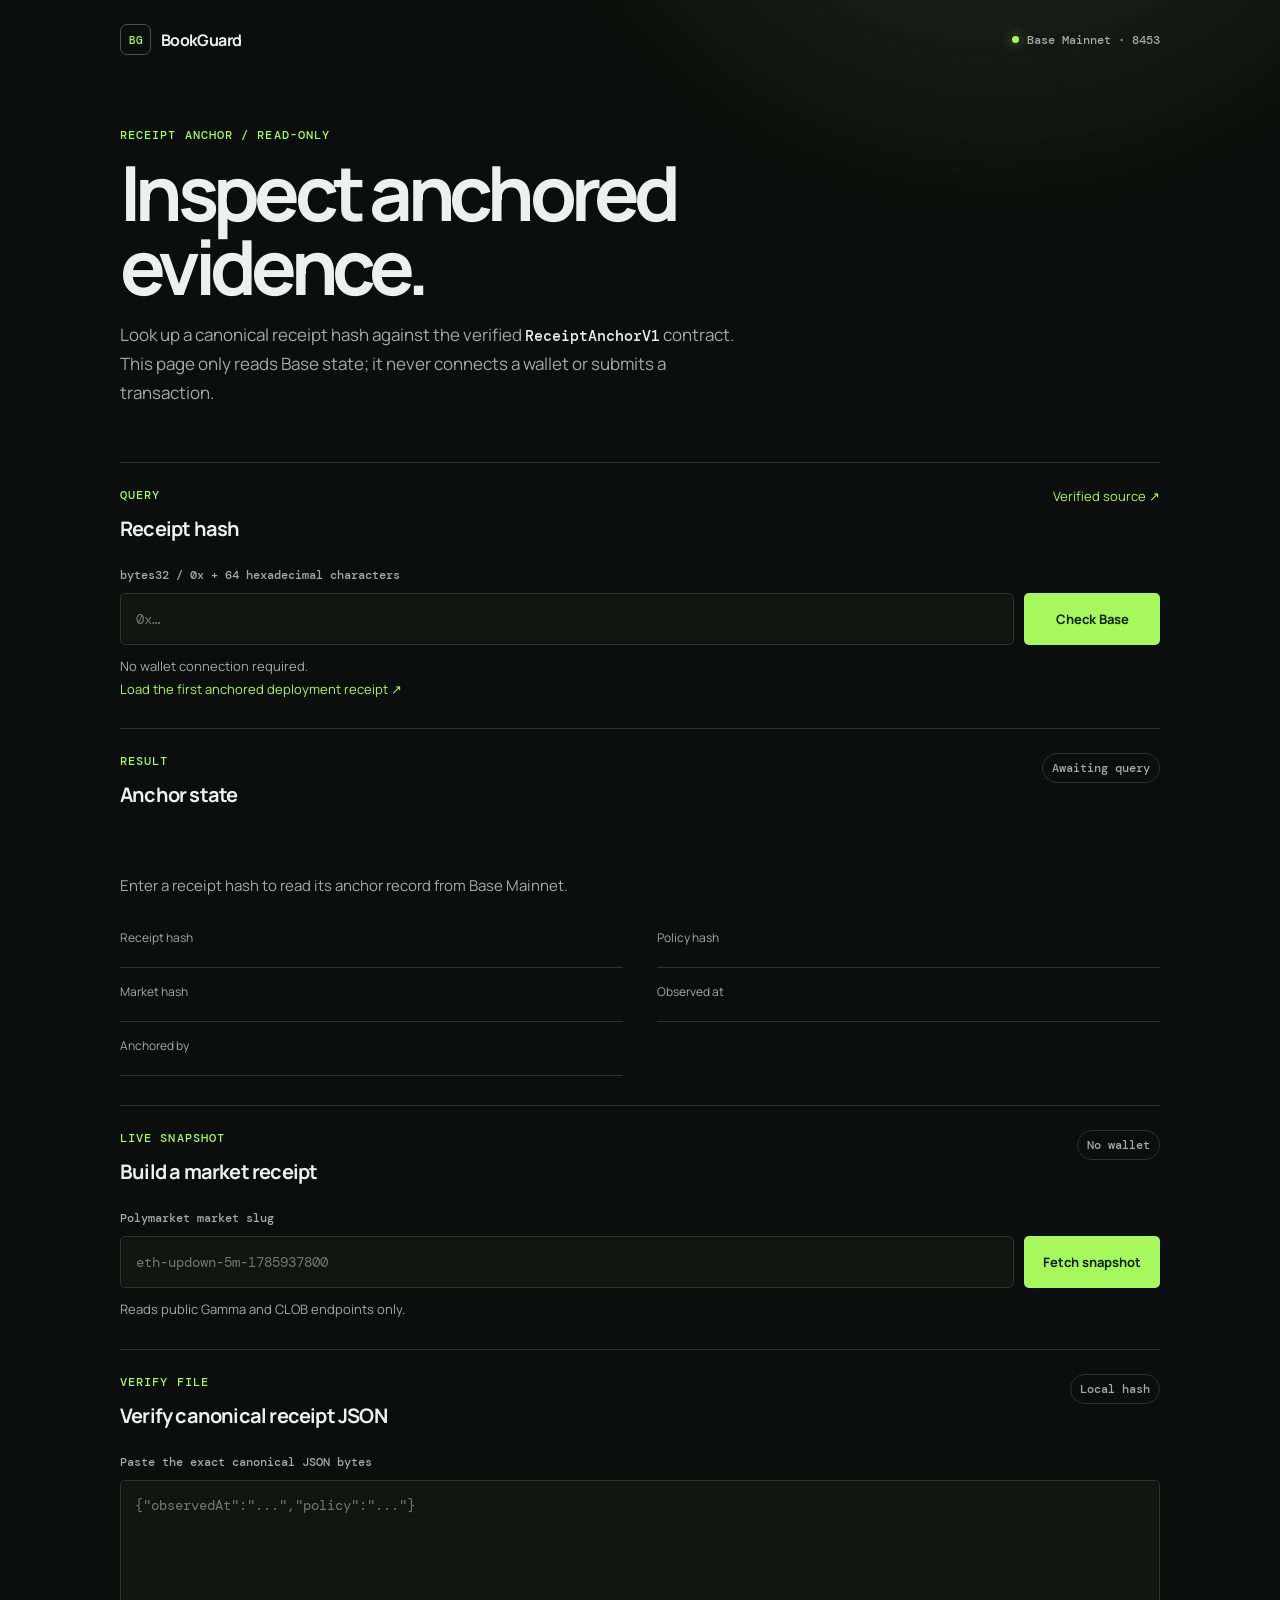
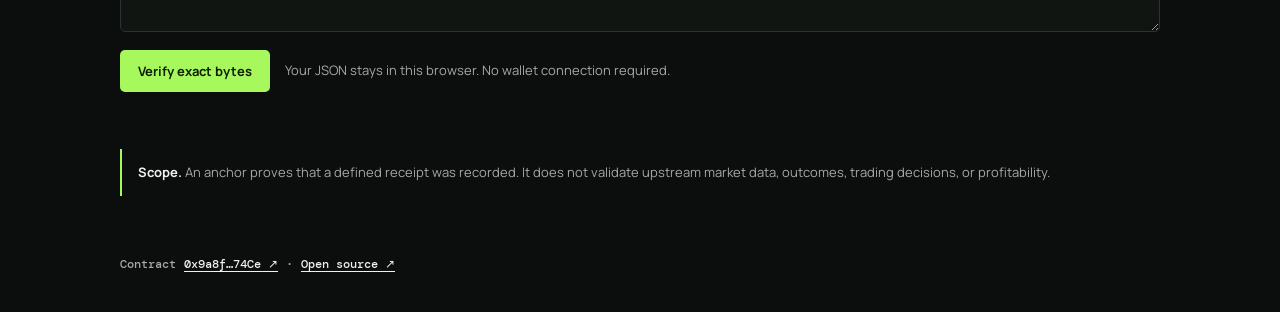
<file: index.html>
<!doctype html>
<html lang="en">
  <head>
    <meta charset="UTF-8" />
    <meta name="viewport" content="width=device-width, initial-scale=1.0" />
    <meta
      name="description"
      content="Read-only Base Mainnet lookup for BookGuard ReceiptAnchorV1 evidence."
    />
    <title>BookGuard — Receipt Anchor Lookup</title>
    <link rel="stylesheet" href="./styles.css" />
  </head>
  <body>
    <main class="shell">
      <header class="topbar">
        <a class="brand" href="https://github.com/Scarpo-gh/bookguard" target="_blank" rel="noreferrer">
          <span class="brand-mark" aria-hidden="true">BG</span>
          <span>BookGuard</span>
        </a>
        <div class="network-status"><span class="status-dot" aria-hidden="true"></span>Base Mainnet · 8453</div>
      </header>

      <section class="intro" aria-labelledby="page-title">
        <p class="eyebrow">RECEIPT ANCHOR / READ-ONLY</p>
        <h1 id="page-title">Inspect anchored evidence.</h1>
        <p class="lede">
          Look up a canonical receipt hash against the verified <code>ReceiptAnchorV1</code> contract.
          This page only reads Base state; it never connects a wallet or submits a transaction.
        </p>
      </section>

      <section class="lookup-panel" aria-labelledby="lookup-title">
        <div class="panel-heading">
          <div>
            <p class="eyebrow">QUERY</p>
            <h2 id="lookup-title">Receipt hash</h2>
          </div>
          <a class="text-link" href="https://basescan.org/address/0x9a8fCf271F97075486673eA3eD48c4fda33374Ce#code" target="_blank" rel="noreferrer">Verified source ↗</a>
        </div>

        <form id="lookup-form" novalidate>
          <label for="receipt-hash">bytes32 / 0x + 64 hexadecimal characters</label>
          <div class="query-row">
            <input id="receipt-hash" name="receiptHash" autocomplete="off" spellcheck="false" placeholder="0x…" aria-describedby="lookup-message" />
            <button type="submit">Check Base</button>
          </div>
          <p id="lookup-message" class="message" aria-live="polite">No wallet connection required.</p>
          <a class="text-link" href="?receipt=0x8ab8c16734dc7178a280f3ed48fdf6609af644fdb88c50d49bed0348cbc2077c">Load the first anchored deployment receipt ↗</a>
        </form>
      </section>

      <section class="result-panel" aria-labelledby="result-title">
        <div class="panel-heading">
          <div>
            <p class="eyebrow">RESULT</p>
            <h2 id="result-title">Anchor state</h2>
          </div>
          <span id="result-badge" class="badge neutral">Awaiting query</span>
        </div>

        <div id="empty-result" class="empty-state">
          Enter a receipt hash to read its anchor record from Base Mainnet.
        </div>

        <dl id="anchor-result" class="anchor-data" hidden>
          <div><dt>Receipt hash</dt><dd id="result-receipt"></dd></div>
          <div><dt>Policy hash</dt><dd id="result-policy"></dd></div>
          <div><dt>Market hash</dt><dd id="result-market"></dd></div>
          <div><dt>Observed at</dt><dd id="result-observed"></dd></div>
          <div><dt>Anchored by</dt><dd id="result-anchorer"></dd></div>
        </dl>

        <article id="registered-evidence" class="registered-evidence" hidden>
          <p class="eyebrow">REGISTERED EVIDENCE</p>
          <h3 id="evidence-question"></h3>
          <p id="evidence-kind" class="message"></p>
          <dl class="anchor-data compact-data">
            <div><dt>Observed at</dt><dd id="evidence-observed"></dd></div>
            <div><dt>Condition ID</dt><dd id="evidence-condition"></dd></div>
          </dl>
          <p id="evidence-policy" class="evidence-policy"></p>
          <div class="evidence-links">
            <a id="evidence-source" class="text-link" target="_blank" rel="noreferrer">Canonical JSON ↗</a>
            <a id="evidence-transaction" class="text-link" target="_blank" rel="noreferrer">BaseScan transaction ↗</a>
          </div>
        </article>
      </section>

      <section class="lookup-panel" aria-labelledby="market-preview-title">
        <div class="panel-heading">
          <div>
            <p class="eyebrow">LIVE SNAPSHOT</p>
            <h2 id="market-preview-title">Build a market receipt</h2>
          </div>
          <span class="badge neutral">No wallet</span>
        </div>
        <form id="market-preview-form" novalidate>
          <label for="market-slug">Polymarket market slug</label>
          <div class="query-row">
            <input id="market-slug" name="marketSlug" autocomplete="off" spellcheck="false" placeholder="eth-updown-5m-1785937800" aria-describedby="market-preview-message" />
            <button type="submit">Fetch snapshot</button>
          </div>
          <p id="market-preview-message" class="message" aria-live="polite">Reads public Gamma and CLOB endpoints only.</p>
        </form>
        <div id="market-preview-result" class="market-preview" hidden>
          <p id="market-question" class="market-question"></p>
          <p id="market-observed" class="message"></p>
          <dl id="market-books" class="anchor-data"></dl>
          <div class="receipt-hash">
            <span>Keccak-256 receipt hash</span>
            <code id="market-receipt-hash"></code>
          </div>
          <div class="preflight-actions">
            <button id="anchor-preflight" type="button" disabled>Run Base preflight</button>
            <p id="anchor-preflight-message" class="message">Checks duplicate state, simulation, and gas without a wallet.</p>
          </div>
          <dl id="anchor-preflight-result" class="anchor-data" hidden>
            <div><dt>Policy hash</dt><dd id="preflight-policy"></dd></div>
            <div><dt>Market hash</dt><dd id="preflight-market"></dd></div>
            <div><dt>Base status</dt><dd id="preflight-status"></dd></div>
            <div><dt>Estimated gas</dt><dd id="preflight-gas"></dd></div>
          </dl>
          <details>
            <summary>Canonical receipt JSON</summary>
            <pre id="market-canonical"></pre>
          </details>
        </div>
      </section>

      <section class="lookup-panel" aria-labelledby="receipt-verifier-title">
        <div class="panel-heading">
          <div>
            <p class="eyebrow">VERIFY FILE</p>
            <h2 id="receipt-verifier-title">Verify canonical receipt JSON</h2>
          </div>
          <span class="badge neutral">Local hash</span>
        </div>
        <form id="receipt-verifier-form" novalidate>
          <label for="receipt-json">Paste the exact canonical JSON bytes</label>
          <textarea id="receipt-json" name="receiptJson" spellcheck="false" placeholder='{"observedAt":"...","policy":"..."}' aria-describedby="receipt-verifier-message"></textarea>
          <div class="preflight-actions">
            <button type="submit">Verify exact bytes</button>
            <p id="receipt-verifier-message" class="message" aria-live="polite">Your JSON stays in this browser. No wallet connection required.</p>
          </div>
        </form>
        <div id="receipt-verifier-result" class="market-preview" hidden>
          <dl class="anchor-data">
            <div><dt>Exact input hash</dt><dd id="verified-receipt-hash"></dd></div>
            <div><dt>Canonical format</dt><dd id="verified-canonical-status"></dd></div>
          </dl>
          <details id="expected-canonical" hidden>
            <summary>Expected canonical JSON</summary>
            <pre id="expected-canonical-json"></pre>
          </details>
        </div>
      </section>

      <aside class="boundary-note">
        <strong>Scope.</strong> An anchor proves that a defined receipt was recorded. It does not validate upstream market data, outcomes, trading decisions, or profitability.
      </aside>

      <footer>
        <span>Contract</span>
        <a href="https://basescan.org/address/0x9a8fCf271F97075486673eA3eD48c4fda33374Ce" target="_blank" rel="noreferrer">0x9a8f…74Ce ↗</a>
        <span>·</span>
        <a href="https://github.com/Scarpo-gh/bookguard" target="_blank" rel="noreferrer">Open source ↗</a>
      </footer>
    </main>
    <script type="module" src="./app.mjs"></script>
  </body>
</html>
</file>
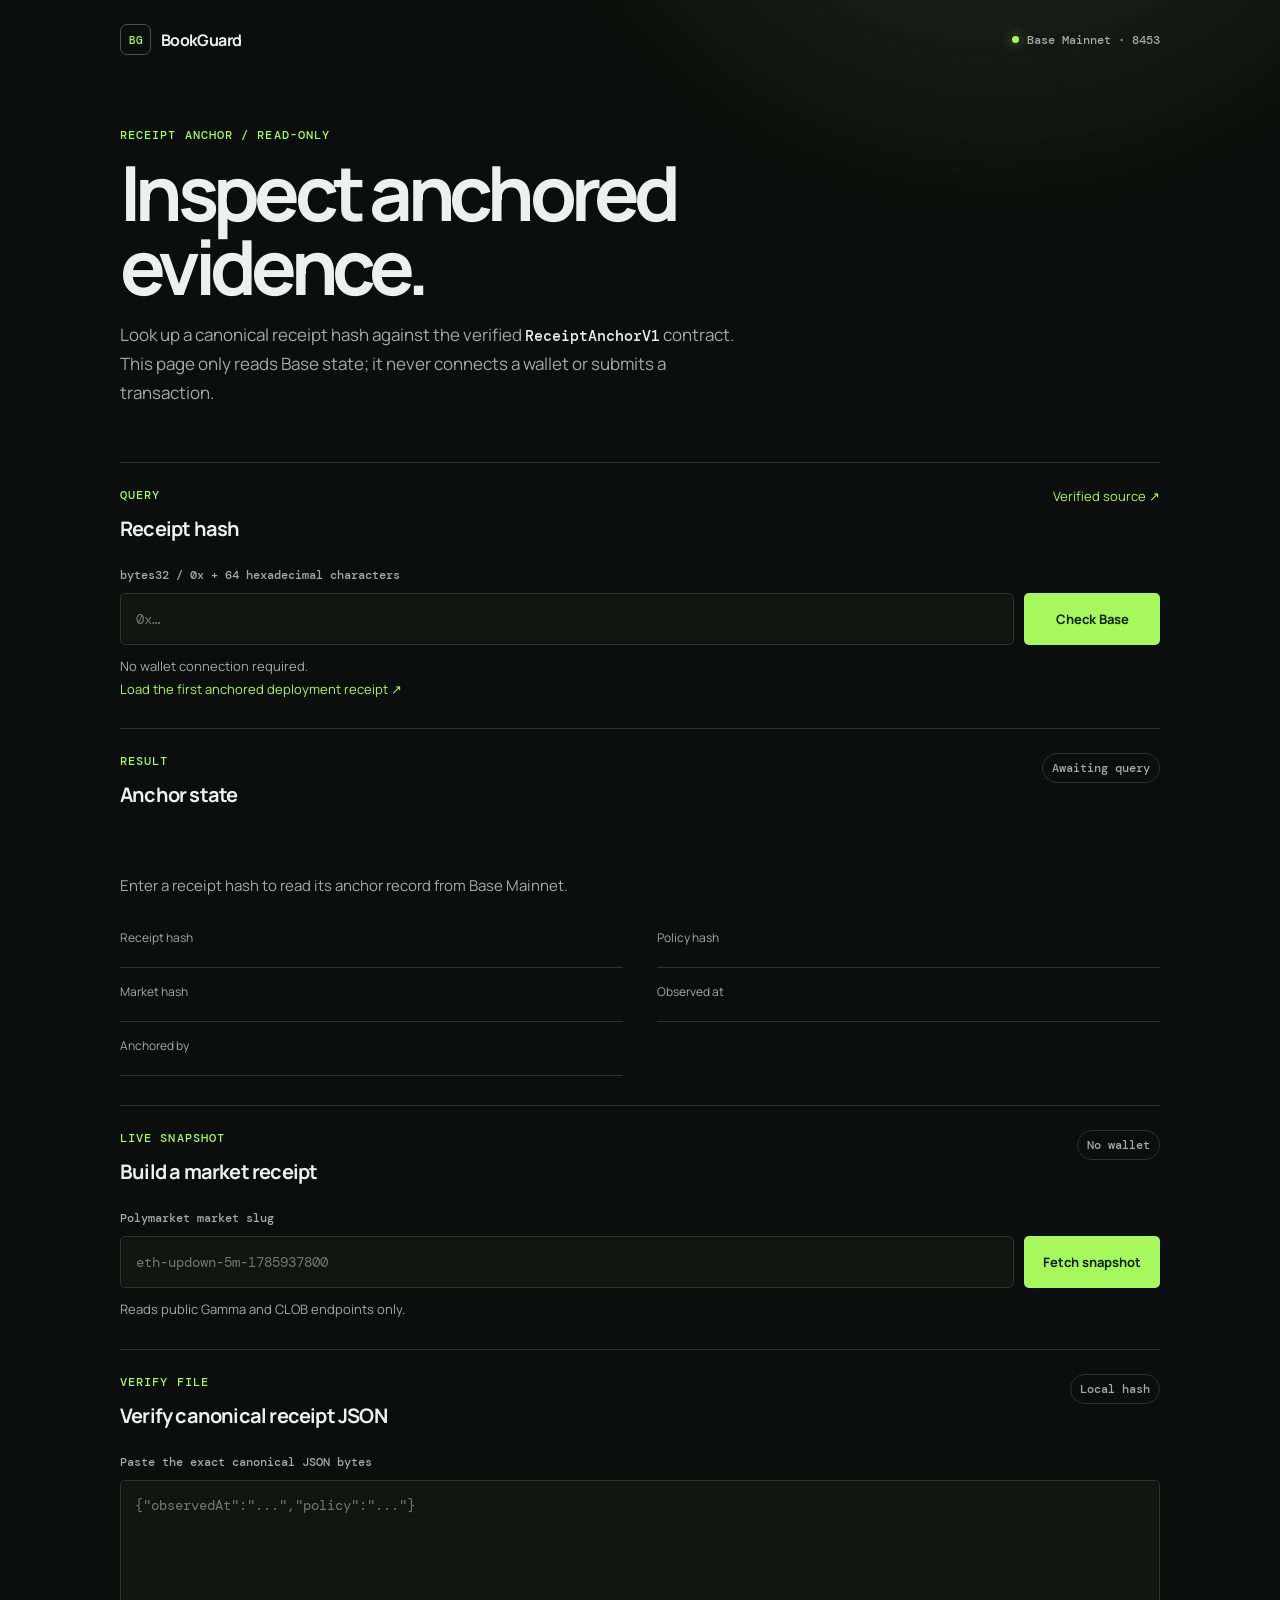
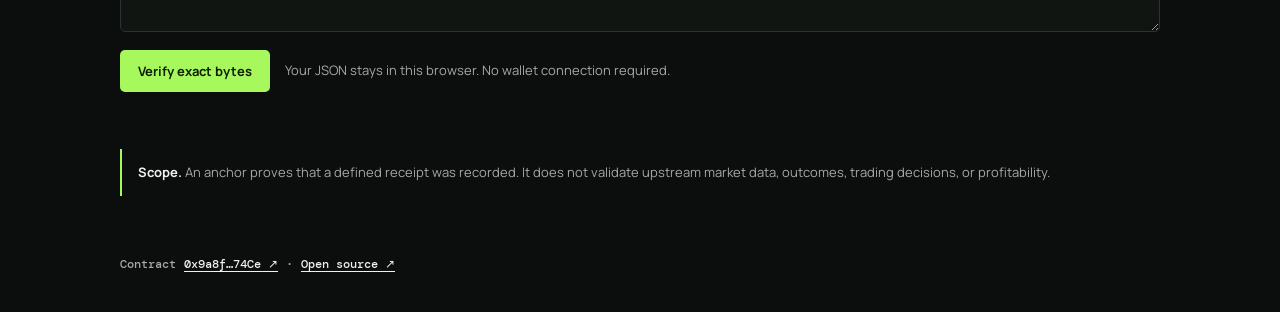
<file: web/index.html>
<!doctype html>
<html lang="en">
  <head>
    <meta charset="UTF-8" />
    <meta name="viewport" content="width=device-width, initial-scale=1.0" />
    <meta
      name="description"
      content="Read-only Base Mainnet lookup for BookGuard ReceiptAnchorV1 evidence."
    />
    <meta name="base:app_id" content="6a7604e8d198f685bc61de54" />
    <title>BookGuard — Receipt Anchor Lookup</title>
    <link rel="stylesheet" href="./styles.css" />
  </head>
  <body>
    <main class="shell">
      <header class="topbar">
        <a class="brand" href="https://github.com/Scarpo-gh/bookguard" target="_blank" rel="noreferrer">
          <span class="brand-mark" aria-hidden="true">BG</span>
          <span>BookGuard</span>
        </a>
        <div class="network-status"><span class="status-dot" aria-hidden="true"></span>Base Mainnet · 8453</div>
      </header>

      <section class="intro" aria-labelledby="page-title">
        <p class="eyebrow">RECEIPT ANCHOR / READ-ONLY</p>
        <h1 id="page-title">Inspect anchored evidence.</h1>
        <p class="lede">
          Look up a canonical receipt hash against the verified <code>ReceiptAnchorV1</code> contract.
          This page only reads Base state; it never connects a wallet or submits a transaction.
        </p>
      </section>

      <section class="lookup-panel" aria-labelledby="lookup-title">
        <div class="panel-heading">
          <div>
            <p class="eyebrow">QUERY</p>
            <h2 id="lookup-title">Receipt hash</h2>
          </div>
          <a class="text-link" href="https://basescan.org/address/0x9a8fCf271F97075486673eA3eD48c4fda33374Ce#code" target="_blank" rel="noreferrer">Verified source ↗</a>
        </div>

        <form id="lookup-form" novalidate>
          <label for="receipt-hash">bytes32 / 0x + 64 hexadecimal characters</label>
          <div class="query-row">
            <input id="receipt-hash" name="receiptHash" autocomplete="off" spellcheck="false" placeholder="0x…" aria-describedby="lookup-message" />
            <button type="submit">Check Base</button>
          </div>
          <p id="lookup-message" class="message" aria-live="polite">No wallet connection required.</p>
          <a class="text-link" href="?receipt=0x8ab8c16734dc7178a280f3ed48fdf6609af644fdb88c50d49bed0348cbc2077c">Load the first anchored deployment receipt ↗</a>
        </form>
      </section>

      <section class="result-panel" aria-labelledby="result-title">
        <div class="panel-heading">
          <div>
            <p class="eyebrow">RESULT</p>
            <h2 id="result-title">Anchor state</h2>
          </div>
          <span id="result-badge" class="badge neutral">Awaiting query</span>
        </div>

        <div id="empty-result" class="empty-state">
          Enter a receipt hash to read its anchor record from Base Mainnet.
        </div>

        <dl id="anchor-result" class="anchor-data" hidden>
          <div><dt>Receipt hash</dt><dd id="result-receipt"></dd></div>
          <div><dt>Policy hash</dt><dd id="result-policy"></dd></div>
          <div><dt>Market hash</dt><dd id="result-market"></dd></div>
          <div><dt>Observed at</dt><dd id="result-observed"></dd></div>
          <div><dt>Anchored by</dt><dd id="result-anchorer"></dd></div>
        </dl>

        <article id="registered-evidence" class="registered-evidence" hidden>
          <p class="eyebrow">REGISTERED EVIDENCE</p>
          <h3 id="evidence-question"></h3>
          <p id="evidence-kind" class="message"></p>
          <dl class="anchor-data compact-data">
            <div><dt>Observed at</dt><dd id="evidence-observed"></dd></div>
            <div><dt>Condition ID</dt><dd id="evidence-condition"></dd></div>
          </dl>
          <p id="evidence-policy" class="evidence-policy"></p>
          <div class="evidence-links">
            <a id="evidence-source" class="text-link" target="_blank" rel="noreferrer">Canonical JSON ↗</a>
            <a id="evidence-transaction" class="text-link" target="_blank" rel="noreferrer">BaseScan transaction ↗</a>
          </div>
        </article>
      </section>

      <section class="lookup-panel" aria-labelledby="market-preview-title">
        <div class="panel-heading">
          <div>
            <p class="eyebrow">LIVE SNAPSHOT</p>
            <h2 id="market-preview-title">Build a market receipt</h2>
          </div>
          <span class="badge neutral">No wallet</span>
        </div>
        <form id="market-preview-form" novalidate>
          <label for="market-slug">Polymarket market slug</label>
          <div class="query-row">
            <input id="market-slug" name="marketSlug" autocomplete="off" spellcheck="false" placeholder="eth-updown-5m-1785937800" aria-describedby="market-preview-message" />
            <button type="submit">Fetch snapshot</button>
          </div>
          <p id="market-preview-message" class="message" aria-live="polite">Reads public Gamma and CLOB endpoints only.</p>
        </form>
        <div id="market-preview-result" class="market-preview" hidden>
          <p id="market-question" class="market-question"></p>
          <p id="market-observed" class="message"></p>
          <dl id="market-books" class="anchor-data"></dl>
          <div class="receipt-hash">
            <span>Keccak-256 receipt hash</span>
            <code id="market-receipt-hash"></code>
          </div>
          <div class="preflight-actions">
            <button id="anchor-preflight" type="button" disabled>Run Base preflight</button>
            <p id="anchor-preflight-message" class="message">Checks duplicate state, simulation, and gas without a wallet.</p>
          </div>
          <dl id="anchor-preflight-result" class="anchor-data" hidden>
            <div><dt>Policy hash</dt><dd id="preflight-policy"></dd></div>
            <div><dt>Market hash</dt><dd id="preflight-market"></dd></div>
            <div><dt>Base status</dt><dd id="preflight-status"></dd></div>
            <div><dt>Estimated gas</dt><dd id="preflight-gas"></dd></div>
          </dl>
          <details>
            <summary>Canonical receipt JSON</summary>
            <pre id="market-canonical"></pre>
          </details>
        </div>
      </section>

      <section class="lookup-panel" aria-labelledby="receipt-verifier-title">
        <div class="panel-heading">
          <div>
            <p class="eyebrow">VERIFY FILE</p>
            <h2 id="receipt-verifier-title">Verify canonical receipt JSON</h2>
          </div>
          <span class="badge neutral">Local hash</span>
        </div>
        <form id="receipt-verifier-form" novalidate>
          <label for="receipt-json">Paste the exact canonical JSON bytes</label>
          <textarea id="receipt-json" name="receiptJson" spellcheck="false" placeholder='{"observedAt":"...","policy":"..."}' aria-describedby="receipt-verifier-message"></textarea>
          <div class="preflight-actions">
            <button type="submit">Verify exact bytes</button>
            <p id="receipt-verifier-message" class="message" aria-live="polite">Your JSON stays in this browser. No wallet connection required.</p>
          </div>
        </form>
        <div id="receipt-verifier-result" class="market-preview" hidden>
          <dl class="anchor-data">
            <div><dt>Exact input hash</dt><dd id="verified-receipt-hash"></dd></div>
            <div><dt>Canonical format</dt><dd id="verified-canonical-status"></dd></div>
          </dl>
          <details id="expected-canonical" hidden>
            <summary>Expected canonical JSON</summary>
            <pre id="expected-canonical-json"></pre>
          </details>
        </div>
      </section>

      <aside class="boundary-note">
        <strong>Scope.</strong> An anchor proves that a defined receipt was recorded. It does not validate upstream market data, outcomes, trading decisions, or profitability.
      </aside>

      <footer>
        <span>Contract</span>
        <a href="https://basescan.org/address/0x9a8fCf271F97075486673eA3eD48c4fda33374Ce" target="_blank" rel="noreferrer">0x9a8f…74Ce ↗</a>
        <span>·</span>
        <a href="https://github.com/Scarpo-gh/bookguard" target="_blank" rel="noreferrer">Open source ↗</a>
      </footer>
    </main>
    <script type="module" src="./app.mjs"></script>
  </body>
</html>
</file>
<file: styles.css>
@import url("https://fonts.googleapis.com/css2?family=DM+Mono:wght@400;500&family=Manrope:wght@400;500;600;700&display=swap");

:root {
  color-scheme: dark;
  --ink: #edf0ee;
  --muted: #a3aaa6;
  --surface: #111512;
  --surface-strong: #171c18;
  --border: #2a332d;
  --accent: #a6f85d;
  --accent-ink: #102000;
  --danger: #ff987c;
  --quiet: #1b241d;
  font-family: Manrope, sans-serif;
  background: #0b0e0c;
  color: var(--ink);
}

* { box-sizing: border-box; }
body { margin: 0; min-width: 320px; background: radial-gradient(circle at 78% -15%, #25301d 0, transparent 32rem), #0b0e0c; }
a { color: inherit; }
.shell { width: min(1040px, calc(100% - 40px)); margin: 0 auto; padding: 24px 0 40px; }
.topbar { display: flex; justify-content: space-between; align-items: center; padding-bottom: 72px; }
.brand { display: inline-flex; align-items: center; gap: 10px; font-weight: 700; text-decoration: none; letter-spacing: -0.04em; }
.brand-mark { display: grid; width: 31px; height: 31px; place-items: center; border: 1px solid #445a39; border-radius: 7px; color: var(--accent); font: 500 11px "DM Mono", monospace; letter-spacing: 0; }
.network-status, .eyebrow, label, .badge, footer { font: 500 12px "DM Mono", monospace; }
.network-status { display: inline-flex; align-items: center; gap: 8px; color: var(--muted); }
.status-dot { width: 7px; height: 7px; background: var(--accent); border-radius: 50%; box-shadow: 0 0 12px #a6f85d99; }
.intro { width: min(690px, 100%); margin-bottom: 54px; }
.eyebrow { margin: 0 0 12px; color: var(--accent); letter-spacing: 0.09em; }
h1, h2, p { margin-top: 0; }
h1 { margin-bottom: 17px; font-size: clamp(40px, 7vw, 76px); letter-spacing: -0.075em; line-height: 0.98; }
h2 { margin-bottom: 0; font-size: 20px; letter-spacing: -0.04em; }
.lede { max-width: 630px; color: var(--muted); font-size: 17px; line-height: 1.7; }
code { font: 500 0.9em "DM Mono", monospace; color: var(--ink); }
.lookup-panel, .result-panel { border-top: 1px solid var(--border); padding: 24px 0 29px; }
.panel-heading { display: flex; align-items: start; justify-content: space-between; gap: 16px; margin-bottom: 25px; }
.text-link { color: var(--accent); font-size: 13px; text-decoration: none; }
label { display: block; margin-bottom: 10px; color: var(--muted); }
.query-row { display: flex; gap: 10px; }
input, textarea { min-width: 0; flex: 1; border: 1px solid var(--border); border-radius: 5px; outline: none; background: var(--surface); color: var(--ink); font: 400 14px "DM Mono", monospace; }
input { height: 52px; padding: 0 15px; }
textarea { display: block; width: 100%; min-height: 152px; resize: vertical; padding: 14px; line-height: 1.55; }
input:focus, textarea:focus { border-color: var(--accent); box-shadow: 0 0 0 3px #a6f85d18; }
button { min-width: 136px; border: 0; border-radius: 5px; padding: 0 18px; background: var(--accent); color: var(--accent-ink); cursor: pointer; font: 700 13px Manrope, sans-serif; }
button:hover { filter: brightness(1.08); }
button:disabled { cursor: wait; opacity: 0.65; }
.message { min-height: 20px; margin: 12px 0 0; color: var(--muted); font-size: 13px; }
.message.error { color: var(--danger); }
.result-panel { min-height: 230px; }
.badge { padding: 6px 9px; border: 1px solid var(--border); border-radius: 999px; color: var(--muted); white-space: nowrap; }
.badge.found { border-color: #577a3f; color: var(--accent); background: #1b2a15; }
.badge.missing { color: var(--muted); }
.empty-state { padding: 42px 0 18px; color: var(--muted); font-size: 15px; }
.anchor-data { display: grid; grid-template-columns: repeat(2, minmax(0, 1fr)); gap: 0 34px; margin: 0; }
.anchor-data div { min-width: 0; border-bottom: 1px solid var(--border); padding: 15px 0; }
dt { color: var(--muted); font-size: 12px; }
dd { overflow: hidden; margin: 6px 0 0; color: var(--ink); font: 400 12px/1.55 "DM Mono", monospace; overflow-wrap: anywhere; }
.registered-evidence { margin-top: 26px; padding: 20px; border: 1px solid #445a39; border-radius: 6px; background: var(--quiet); }
.registered-evidence h3 { margin: 0 0 7px; font-size: 18px; letter-spacing: -0.04em; }
.compact-data { margin-top: 12px; }
.evidence-policy { margin: 16px 0 0; color: var(--muted); font-size: 13px; line-height: 1.6; }
.evidence-links { display: flex; flex-wrap: wrap; gap: 16px; margin-top: 17px; }
.market-preview { margin-top: 26px; }
.market-question { margin: 0; font-size: 17px; font-weight: 600; letter-spacing: -0.03em; }
.receipt-hash { display: grid; gap: 6px; margin-top: 22px; padding: 13px 14px; border: 1px solid #445a39; border-radius: 5px; background: var(--quiet); color: var(--muted); font: 500 12px "DM Mono", monospace; }
.receipt-hash code { overflow-wrap: anywhere; color: var(--accent); }
.preflight-actions { display: flex; align-items: center; gap: 15px; margin-top: 18px; }
.preflight-actions button { min-height: 42px; }
.preflight-actions .message { margin: 0; }
details { margin-top: 22px; border-top: 1px solid var(--border); padding-top: 15px; }
summary { cursor: pointer; color: var(--accent); font: 500 12px "DM Mono", monospace; }
pre { max-height: 280px; overflow: auto; margin: 14px 0 0; padding: 14px; border: 1px solid var(--border); border-radius: 5px; background: var(--surface); color: var(--muted); font: 400 11px/1.6 "DM Mono", monospace; white-space: pre-wrap; overflow-wrap: anywhere; }
.boundary-note { margin-top: 28px; border-left: 2px solid var(--accent); padding: 13px 16px; color: var(--muted); font-size: 13px; line-height: 1.65; }
.boundary-note strong { color: var(--ink); }
footer { display: flex; flex-wrap: wrap; gap: 8px; margin-top: 60px; color: var(--muted); }
footer a { color: var(--ink); text-underline-offset: 3px; }
@media (max-width: 620px) { .shell { width: min(100% - 28px, 1040px); } .topbar { padding-bottom: 50px; } .network-status { font-size: 10px; } .query-row, .preflight-actions { display: grid; } button { height: 50px; } .anchor-data { grid-template-columns: 1fr; } .panel-heading { align-items: center; } }
@media (prefers-reduced-motion: reduce) { * { scroll-behavior: auto !important; transition: none !important; } }
</file>
<file: web/styles.css>
@import url("https://fonts.googleapis.com/css2?family=DM+Mono:wght@400;500&family=Manrope:wght@400;500;600;700&display=swap");

:root {
  color-scheme: dark;
  --ink: #edf0ee;
  --muted: #a3aaa6;
  --surface: #111512;
  --surface-strong: #171c18;
  --border: #2a332d;
  --accent: #a6f85d;
  --accent-ink: #102000;
  --danger: #ff987c;
  --quiet: #1b241d;
  font-family: Manrope, sans-serif;
  background: #0b0e0c;
  color: var(--ink);
}

* { box-sizing: border-box; }
body { margin: 0; min-width: 320px; background: radial-gradient(circle at 78% -15%, #25301d 0, transparent 32rem), #0b0e0c; }
a { color: inherit; }
.shell { width: min(1040px, calc(100% - 40px)); margin: 0 auto; padding: 24px 0 40px; }
.topbar { display: flex; justify-content: space-between; align-items: center; padding-bottom: 72px; }
.brand { display: inline-flex; align-items: center; gap: 10px; font-weight: 700; text-decoration: none; letter-spacing: -0.04em; }
.brand-mark { display: grid; width: 31px; height: 31px; place-items: center; border: 1px solid #445a39; border-radius: 7px; color: var(--accent); font: 500 11px "DM Mono", monospace; letter-spacing: 0; }
.network-status, .eyebrow, label, .badge, footer { font: 500 12px "DM Mono", monospace; }
.network-status { display: inline-flex; align-items: center; gap: 8px; color: var(--muted); }
.status-dot { width: 7px; height: 7px; background: var(--accent); border-radius: 50%; box-shadow: 0 0 12px #a6f85d99; }
.intro { width: min(690px, 100%); margin-bottom: 54px; }
.eyebrow { margin: 0 0 12px; color: var(--accent); letter-spacing: 0.09em; }
h1, h2, p { margin-top: 0; }
h1 { margin-bottom: 17px; font-size: clamp(40px, 7vw, 76px); letter-spacing: -0.075em; line-height: 0.98; }
h2 { margin-bottom: 0; font-size: 20px; letter-spacing: -0.04em; }
.lede { max-width: 630px; color: var(--muted); font-size: 17px; line-height: 1.7; }
code { font: 500 0.9em "DM Mono", monospace; color: var(--ink); }
.lookup-panel, .result-panel { border-top: 1px solid var(--border); padding: 24px 0 29px; }
.panel-heading { display: flex; align-items: start; justify-content: space-between; gap: 16px; margin-bottom: 25px; }
.text-link { color: var(--accent); font-size: 13px; text-decoration: none; }
label { display: block; margin-bottom: 10px; color: var(--muted); }
.query-row { display: flex; gap: 10px; }
input, textarea { min-width: 0; flex: 1; border: 1px solid var(--border); border-radius: 5px; outline: none; background: var(--surface); color: var(--ink); font: 400 14px "DM Mono", monospace; }
input { height: 52px; padding: 0 15px; }
textarea { display: block; width: 100%; min-height: 152px; resize: vertical; padding: 14px; line-height: 1.55; }
input:focus, textarea:focus { border-color: var(--accent); box-shadow: 0 0 0 3px #a6f85d18; }
button { min-width: 136px; border: 0; border-radius: 5px; padding: 0 18px; background: var(--accent); color: var(--accent-ink); cursor: pointer; font: 700 13px Manrope, sans-serif; }
button:hover { filter: brightness(1.08); }
button:disabled { cursor: wait; opacity: 0.65; }
.message { min-height: 20px; margin: 12px 0 0; color: var(--muted); font-size: 13px; }
.message.error { color: var(--danger); }
.result-panel { min-height: 230px; }
.badge { padding: 6px 9px; border: 1px solid var(--border); border-radius: 999px; color: var(--muted); white-space: nowrap; }
.badge.found { border-color: #577a3f; color: var(--accent); background: #1b2a15; }
.badge.missing { color: var(--muted); }
.empty-state { padding: 42px 0 18px; color: var(--muted); font-size: 15px; }
.anchor-data { display: grid; grid-template-columns: repeat(2, minmax(0, 1fr)); gap: 0 34px; margin: 0; }
.anchor-data div { min-width: 0; border-bottom: 1px solid var(--border); padding: 15px 0; }
dt { color: var(--muted); font-size: 12px; }
dd { overflow: hidden; margin: 6px 0 0; color: var(--ink); font: 400 12px/1.55 "DM Mono", monospace; overflow-wrap: anywhere; }
.registered-evidence { margin-top: 26px; padding: 20px; border: 1px solid #445a39; border-radius: 6px; background: var(--quiet); }
.registered-evidence h3 { margin: 0 0 7px; font-size: 18px; letter-spacing: -0.04em; }
.compact-data { margin-top: 12px; }
.evidence-policy { margin: 16px 0 0; color: var(--muted); font-size: 13px; line-height: 1.6; }
.evidence-links { display: flex; flex-wrap: wrap; gap: 16px; margin-top: 17px; }
.market-preview { margin-top: 26px; }
.market-question { margin: 0; font-size: 17px; font-weight: 600; letter-spacing: -0.03em; }
.receipt-hash { display: grid; gap: 6px; margin-top: 22px; padding: 13px 14px; border: 1px solid #445a39; border-radius: 5px; background: var(--quiet); color: var(--muted); font: 500 12px "DM Mono", monospace; }
.receipt-hash code { overflow-wrap: anywhere; color: var(--accent); }
.preflight-actions { display: flex; align-items: center; gap: 15px; margin-top: 18px; }
.preflight-actions button { min-height: 42px; }
.preflight-actions .message { margin: 0; }
details { margin-top: 22px; border-top: 1px solid var(--border); padding-top: 15px; }
summary { cursor: pointer; color: var(--accent); font: 500 12px "DM Mono", monospace; }
pre { max-height: 280px; overflow: auto; margin: 14px 0 0; padding: 14px; border: 1px solid var(--border); border-radius: 5px; background: var(--surface); color: var(--muted); font: 400 11px/1.6 "DM Mono", monospace; white-space: pre-wrap; overflow-wrap: anywhere; }
.boundary-note { margin-top: 28px; border-left: 2px solid var(--accent); padding: 13px 16px; color: var(--muted); font-size: 13px; line-height: 1.65; }
.boundary-note strong { color: var(--ink); }
footer { display: flex; flex-wrap: wrap; gap: 8px; margin-top: 60px; color: var(--muted); }
footer a { color: var(--ink); text-underline-offset: 3px; }
@media (max-width: 620px) { .shell { width: min(100% - 28px, 1040px); } .topbar { padding-bottom: 50px; } .network-status { font-size: 10px; } .query-row, .preflight-actions { display: grid; } button { height: 50px; } .anchor-data { grid-template-columns: 1fr; } .panel-heading { align-items: center; } }
@media (prefers-reduced-motion: reduce) { * { scroll-behavior: auto !important; transition: none !important; } }
</file>
